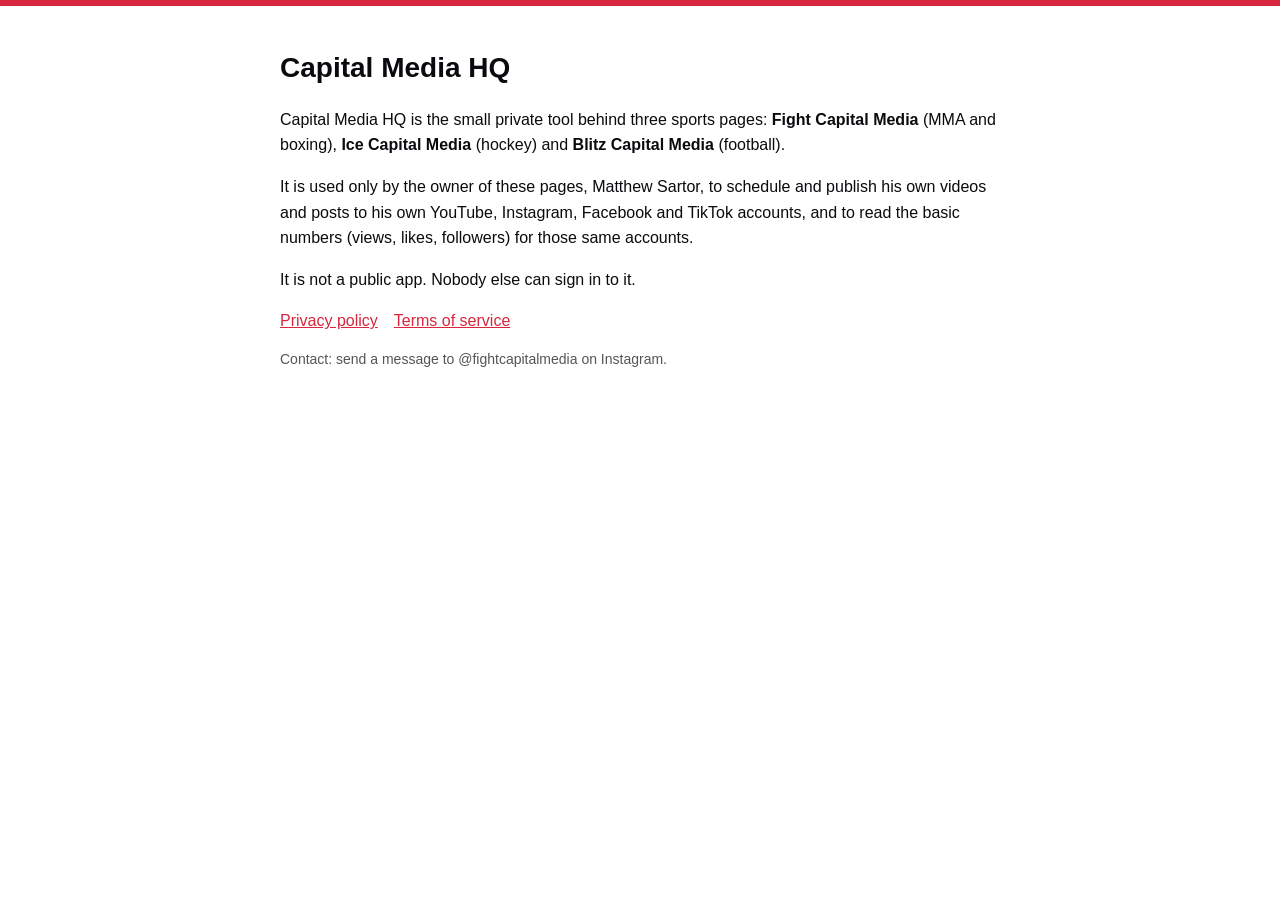
<file: index.html>
<!doctype html><html lang="en"><head><meta charset="utf-8"><meta name="viewport" content="width=device-width,initial-scale=1">
<title>Capital Media HQ</title><link rel="stylesheet" href="style.css"></head><body><div class="bar"></div><main>
<h1>Capital Media HQ</h1>
<p>Capital Media HQ is the small private tool behind three sports pages: <b>Fight Capital Media</b> (MMA and boxing), <b>Ice Capital Media</b> (hockey) and <b>Blitz Capital Media</b> (football).</p>
<p>It is used only by the owner of these pages, Matthew Sartor, to schedule and publish his own videos and posts to his own YouTube, Instagram, Facebook and TikTok accounts, and to read the basic numbers (views, likes, followers) for those same accounts.</p>
<p>It is not a public app. Nobody else can sign in to it.</p>
<nav><a href="privacy.html">Privacy policy</a><a href="terms.html">Terms of service</a></nav>
<p class="muted">Contact: send a message to @fightcapitalmedia on Instagram.</p>
</main></body></html>
</file>
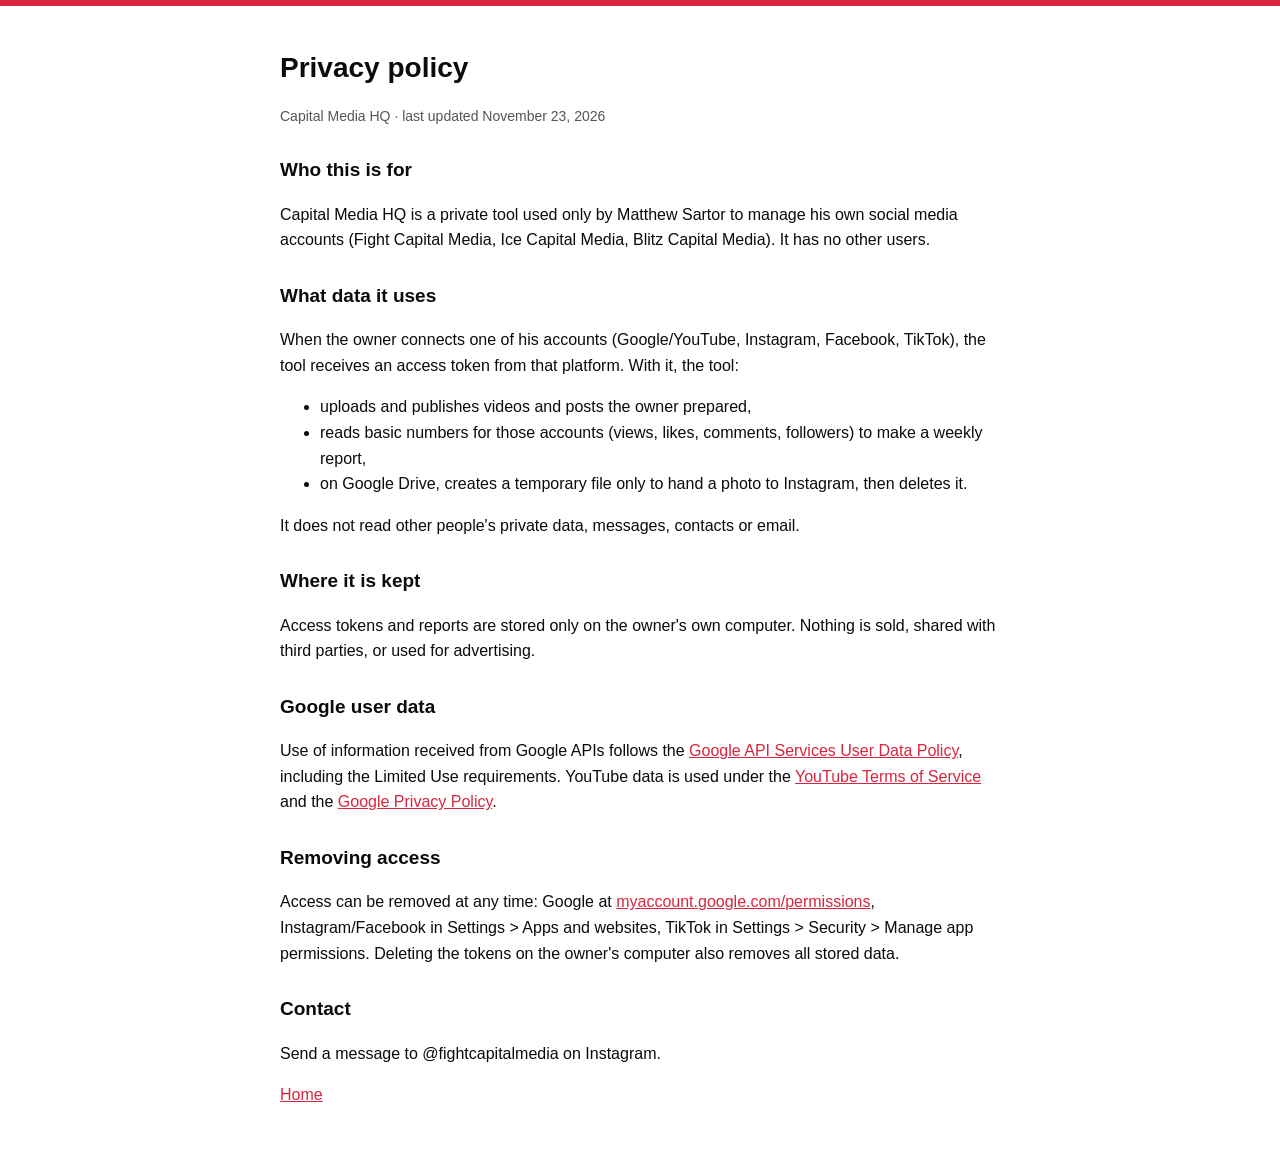
<file: privacy.html>
<!doctype html><html lang="en"><head><meta charset="utf-8"><meta name="viewport" content="width=device-width,initial-scale=1">
<title>Privacy policy</title><link rel="stylesheet" href="style.css"></head><body><div class="bar"></div><main>
<h1>Privacy policy</h1><p class="muted">Capital Media HQ · last updated November 23, 2026</p>
<h2>Who this is for</h2>
<p>Capital Media HQ is a private tool used only by Matthew Sartor to manage his own social media accounts (Fight Capital Media, Ice Capital Media, Blitz Capital Media). It has no other users.</p>
<h2>What data it uses</h2>
<p>When the owner connects one of his accounts (Google/YouTube, Instagram, Facebook, TikTok), the tool receives an access token from that platform. With it, the tool:</p>
<ul><li>uploads and publishes videos and posts the owner prepared,</li><li>reads basic numbers for those accounts (views, likes, comments, followers) to make a weekly report,</li><li>on Google Drive, creates a temporary file only to hand a photo to Instagram, then deletes it.</li></ul>
<p>It does not read other people's private data, messages, contacts or email.</p>
<h2>Where it is kept</h2>
<p>Access tokens and reports are stored only on the owner's own computer. Nothing is sold, shared with third parties, or used for advertising.</p>
<h2>Google user data</h2>
<p>Use of information received from Google APIs follows the <a href="https://developers.google.com/terms/api-services-user-data-policy">Google API Services User Data Policy</a>, including the Limited Use requirements. YouTube data is used under the <a href="https://www.youtube.com/t/terms">YouTube Terms of Service</a> and the <a href="https://policies.google.com/privacy">Google Privacy Policy</a>.</p>
<h2>Removing access</h2>
<p>Access can be removed at any time: Google at <a href="https://myaccount.google.com/permissions">myaccount.google.com/permissions</a>, Instagram/Facebook in Settings &gt; Apps and websites, TikTok in Settings &gt; Security &gt; Manage app permissions. Deleting the tokens on the owner's computer also removes all stored data.</p>
<h2>Contact</h2><p>Send a message to @fightcapitalmedia on Instagram.</p>
<p><a href="index.html">Home</a></p></main></body></html>
</file>
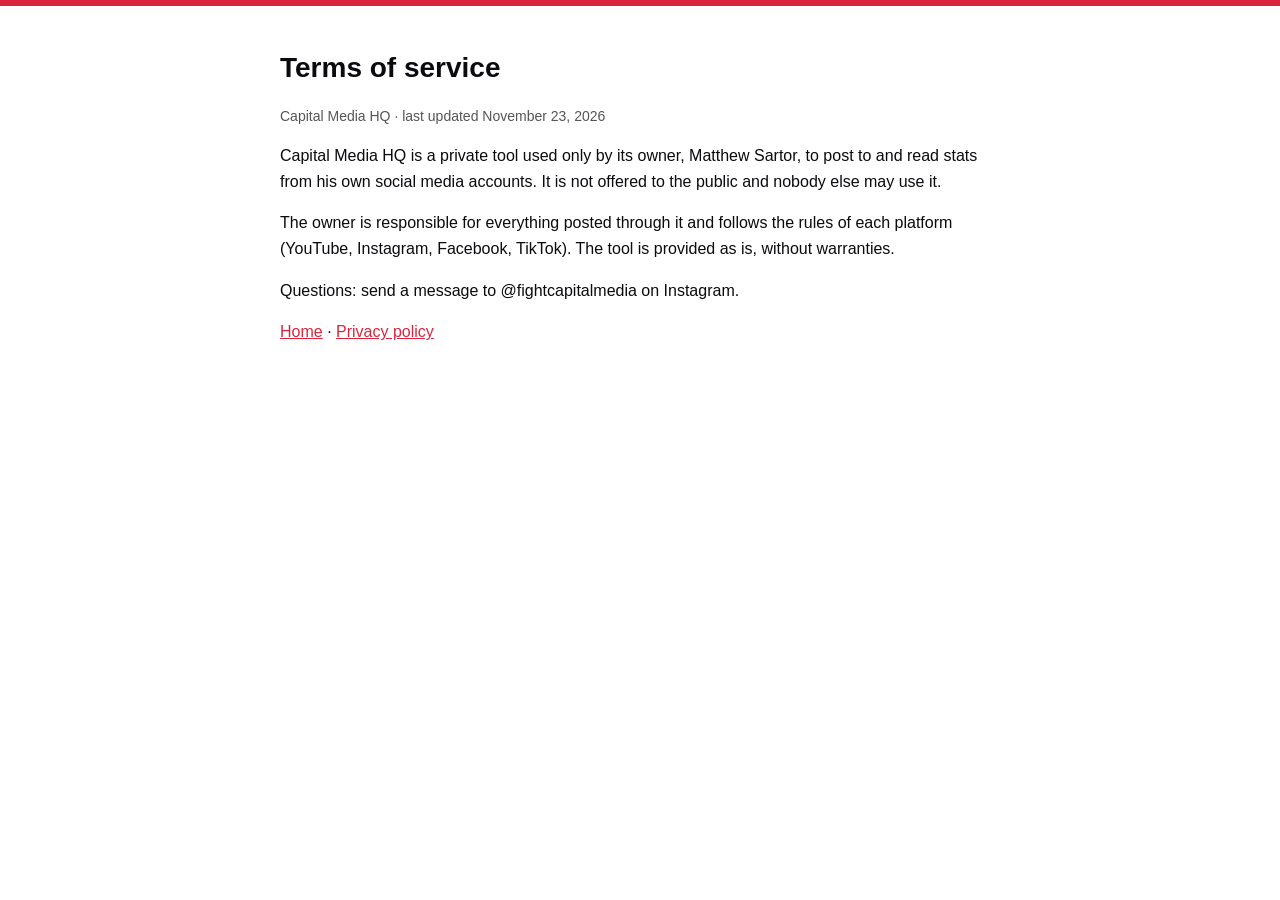
<file: terms.html>
<!doctype html><html lang="en"><head><meta charset="utf-8"><meta name="viewport" content="width=device-width,initial-scale=1">
<title>Terms of service</title><link rel="stylesheet" href="style.css"></head><body><div class="bar"></div><main>
<h1>Terms of service</h1><p class="muted">Capital Media HQ · last updated November 23, 2026</p>
<p>Capital Media HQ is a private tool used only by its owner, Matthew Sartor, to post to and read stats from his own social media accounts. It is not offered to the public and nobody else may use it.</p>
<p>The owner is responsible for everything posted through it and follows the rules of each platform (YouTube, Instagram, Facebook, TikTok). The tool is provided as is, without warranties.</p>
<p>Questions: send a message to @fightcapitalmedia on Instagram.</p>
<p><a href="index.html">Home</a> · <a href="privacy.html">Privacy policy</a></p></main></body></html>
</file>
<file: style.css>
:root{--red:#D7263D;--ink:#0B0B0F;--paper:#fff;--muted:#555}
@media (prefers-color-scheme: dark){:root{--paper:#0B0B0F;--ink:#f2f2f2;--muted:#aaa}}
body{margin:0;background:var(--paper);color:var(--ink);font:16px/1.6 -apple-system,BlinkMacSystemFont,"Segoe UI",Roboto,sans-serif}
main{max-width:720px;margin:0 auto;padding:40px 16px}
h1{font-size:28px;margin:0 0 8px}h2{font-size:19px;margin:28px 0 6px}
.bar{height:6px;background:var(--red)}a{color:var(--red)}.muted{color:var(--muted);font-size:14px}
nav a{margin-right:16px}
</file>
